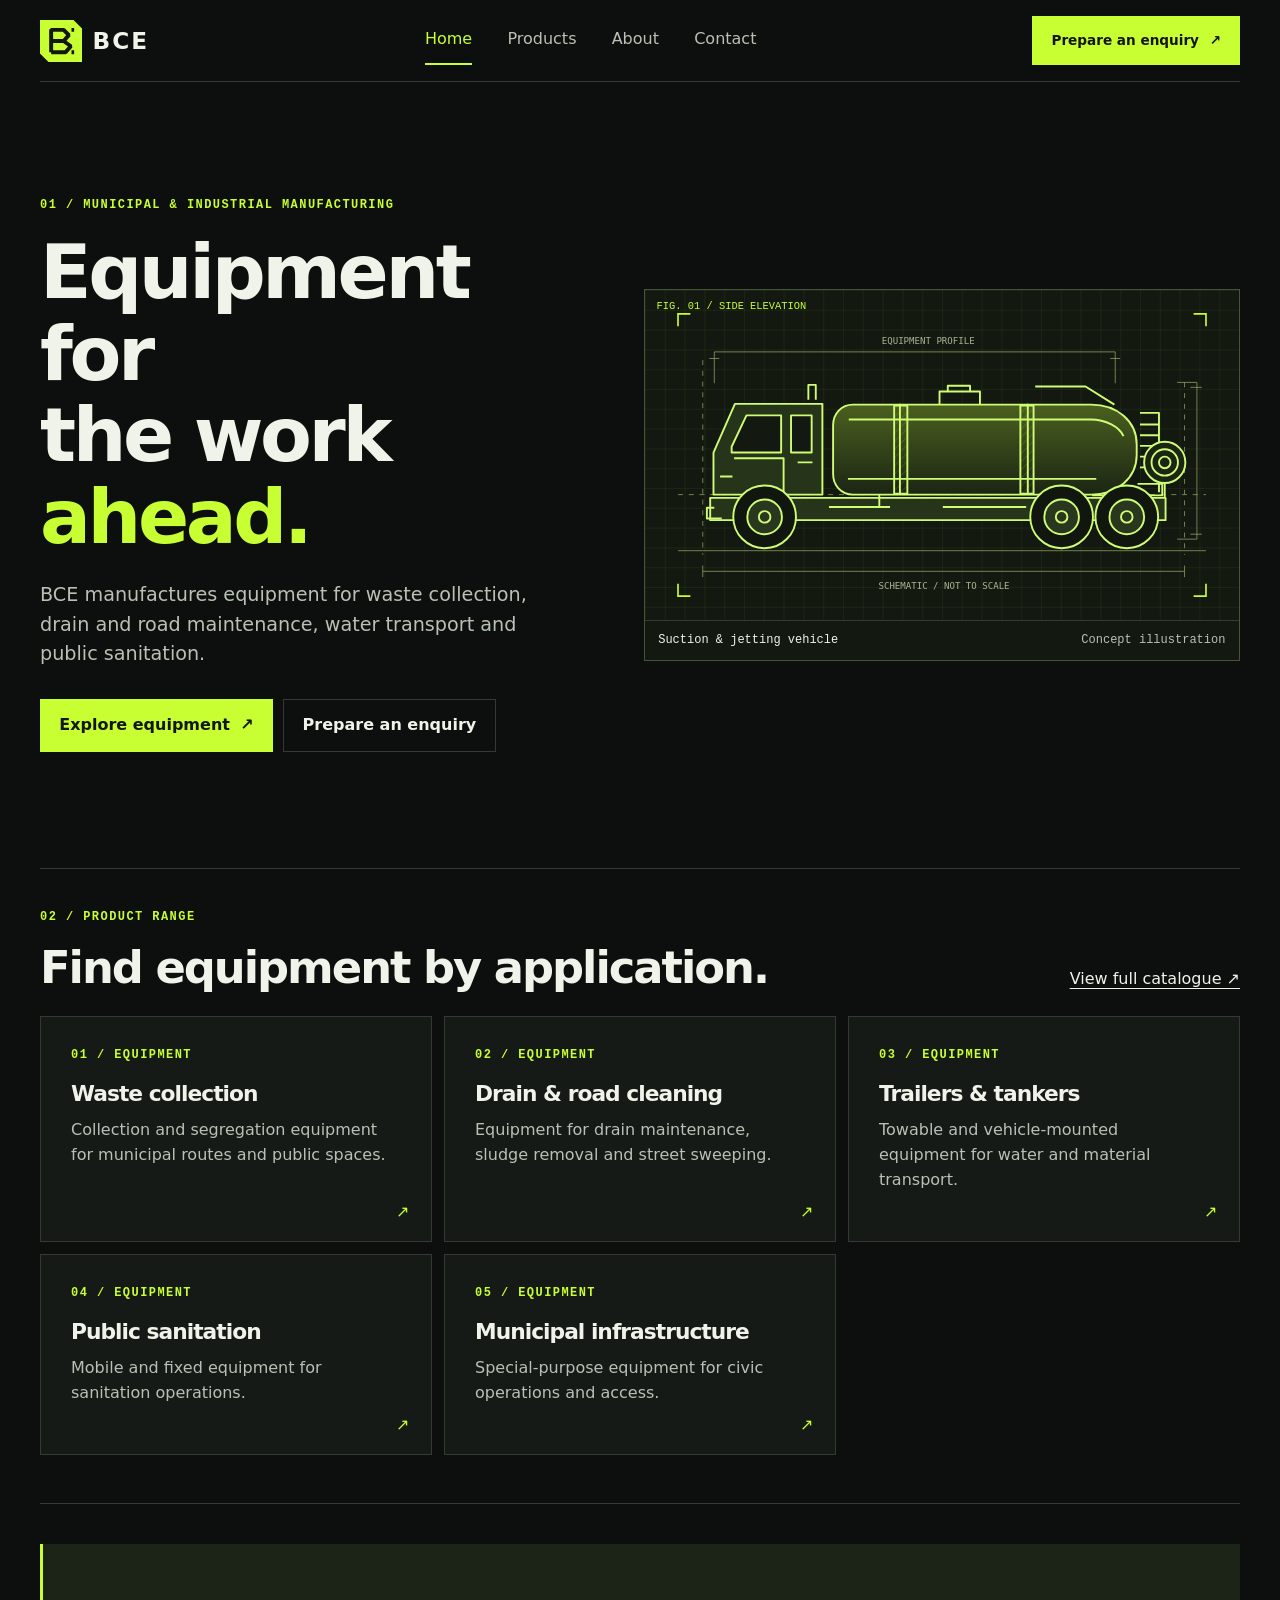
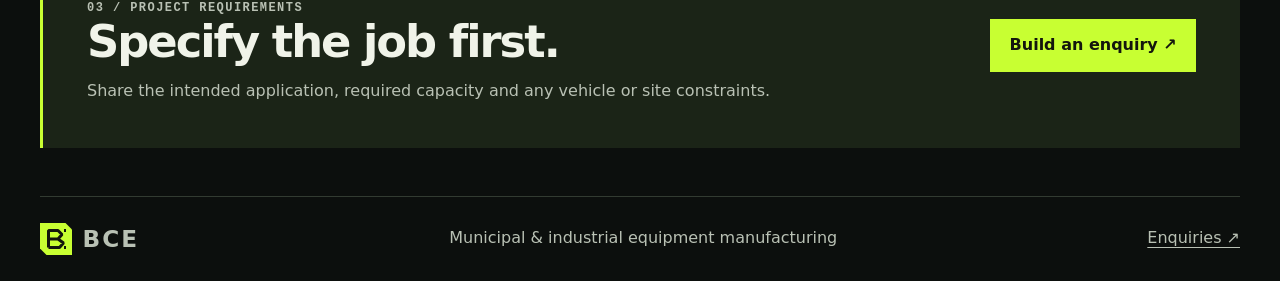
<file: index.html>
<!doctype html>
<html lang="en">
<head>
<meta charset="utf-8">
<meta name="viewport" content="width=device-width, initial-scale=1">
<meta name="description" content="Explore BCE equipment for waste collection, drain and road cleaning, transport, sanitation and municipal infrastructure.">
<meta name="robots" content="noindex,nofollow">
<title>Municipal and Industrial Equipment Manufacturer | BCE</title>
<link rel="icon" href="logo.svg" type="image/svg+xml">
<link rel="stylesheet" href="site.css">
<script src="site.js" defer></script>
</head>
<body>
<a class="skip" href="#main">Skip to content</a>
<header class="shell header"><a class="brand" href="index.html"><img src="logo.svg" width="42" height="42" alt=""><strong>BCE</strong></a><nav aria-label="Main navigation"><a href="index.html" aria-current="page">Home</a><a href="products.html">Products</a><a href="about.html">About</a><a href="contact.html">Contact</a></nav><a class="button small header-cta" href="contact.html">Prepare an enquiry <span aria-hidden="true">↗</span></a></header>
<main id="main">
<section class="shell hero">
<div class="hero-copy"><p class="eyebrow">01 / MUNICIPAL &amp; INDUSTRIAL MANUFACTURING</p>
<h1>Equipment for<br>the work <em>ahead.</em></h1>
<p class="lede">BCE manufactures equipment for waste collection, drain and road maintenance, water transport and public sanitation.</p>
<div class="actions"><a class="button" href="products.html">Explore equipment <span aria-hidden="true">↗</span></a><a class="button outline" href="contact.html">Prepare an enquiry</a></div>
</div>
<figure class="blueprint"><span class="drawing-id" aria-hidden="true">FIG. 01 / SIDE ELEVATION</span><img src="equipment.svg" alt="Illustrated side elevation of a truck-mounted tank with a rear hose reel" width="720" height="400"><figcaption>Suction &amp; jetting vehicle <span>Concept illustration</span></figcaption></figure>
</section>
<section class="shell section"><div class="section-head"><div><p class="eyebrow">02 / PRODUCT RANGE</p><h2>Find equipment by application.</h2></div><a href="products.html">View full catalogue ↗</a></div><div class="grid"><a class="tile" href="products.html#waste"><span class="eyebrow">01 / EQUIPMENT</span><h3>Waste collection</h3><p>Collection and segregation equipment for municipal routes and public spaces.</p><span class="arrow" aria-hidden="true">↗</span></a><a class="tile" href="products.html#cleaning"><span class="eyebrow">02 / EQUIPMENT</span><h3>Drain &amp; road cleaning</h3><p>Equipment for drain maintenance, sludge removal and street sweeping.</p><span class="arrow" aria-hidden="true">↗</span></a><a class="tile" href="products.html#transport"><span class="eyebrow">03 / EQUIPMENT</span><h3>Trailers &amp; tankers</h3><p>Towable and vehicle-mounted equipment for water and material transport.</p><span class="arrow" aria-hidden="true">↗</span></a><a class="tile" href="products.html#sanitation"><span class="eyebrow">04 / EQUIPMENT</span><h3>Public sanitation</h3><p>Mobile and fixed equipment for sanitation operations.</p><span class="arrow" aria-hidden="true">↗</span></a><a class="tile" href="products.html#infrastructure"><span class="eyebrow">05 / EQUIPMENT</span><h3>Municipal infrastructure</h3><p>Special-purpose equipment for civic operations and access.</p><span class="arrow" aria-hidden="true">↗</span></a></div></section>
<section class="shell section"><div class="band"><div><p class="eyebrow">03 / PROJECT REQUIREMENTS</p><h2>Specify the job first.</h2><p>Share the intended application, required capacity and any vehicle or site constraints.</p></div><a class="button" href="contact.html">Build an enquiry ↗</a></div></section></main>
<footer class="shell footer"><a class="brand" href="index.html"><img src="logo.svg" width="32" height="32" alt=""><strong>BCE</strong></a><p>Municipal &amp; industrial equipment manufacturing</p><a href="contact.html">Enquiries ↗</a></footer>
</body>
</html>
</file>
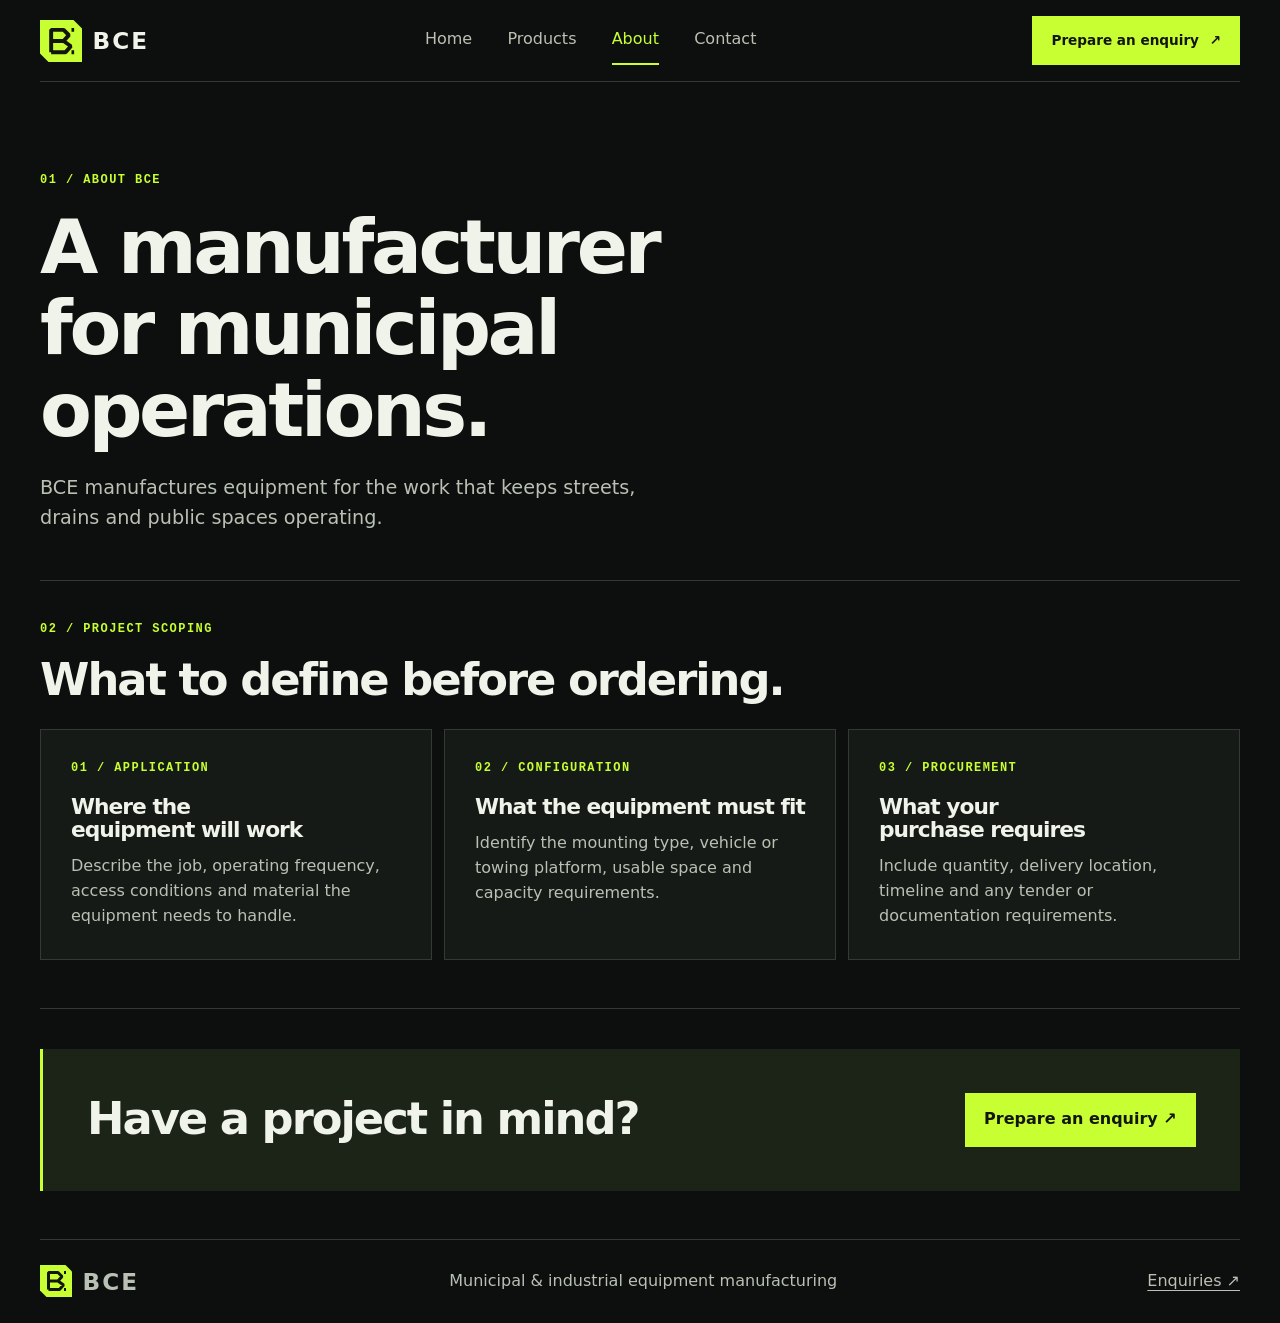
<file: about.html>
<!doctype html>
<html lang="en">
<head>
<meta charset="utf-8">
<meta name="viewport" content="width=device-width, initial-scale=1">
<meta name="description" content="Learn about BCE’s municipal and industrial equipment range and the information needed to scope a project.">
<meta name="robots" content="noindex,nofollow">
<title>About the Manufacturer | BCE</title>
<link rel="icon" href="logo.svg" type="image/svg+xml">
<link rel="stylesheet" href="site.css">
<script src="site.js" defer></script>
</head>
<body>
<a class="skip" href="#main">Skip to content</a>
<header class="shell header"><a class="brand" href="index.html"><img src="logo.svg" width="42" height="42" alt=""><strong>BCE</strong></a><nav aria-label="Main navigation"><a href="index.html">Home</a><a href="products.html">Products</a><a href="about.html" aria-current="page">About</a><a href="contact.html">Contact</a></nav><a class="button small header-cta" href="contact.html">Prepare an enquiry <span aria-hidden="true">↗</span></a></header>
<main id="main"><section class="shell intro"><p class="eyebrow">01 / ABOUT BCE</p><h1>A manufacturer for municipal operations.</h1><p class="lede">BCE manufactures equipment for the work that keeps streets, drains and public spaces operating.</p></section>
<section class="shell section"><div class="section-head"><div><p class="eyebrow">02 / PROJECT SCOPING</p><h2>What to define before ordering.</h2></div></div><div class="grid">
<article class="tile"><span class="eyebrow">01 / APPLICATION</span><h3>Where the equipment will work</h3><p>Describe the job, operating frequency, access conditions and material the equipment needs to handle.</p></article>
<article class="tile"><span class="eyebrow">02 / CONFIGURATION</span><h3>What the equipment must fit</h3><p>Identify the mounting type, vehicle or towing platform, usable space and capacity requirements.</p></article>
<article class="tile"><span class="eyebrow">03 / PROCUREMENT</span><h3>What your purchase requires</h3><p>Include quantity, delivery location, timeline and any tender or documentation requirements.</p></article>
</div></section><section class="shell section"><div class="band"><h2>Have a project in mind?</h2><a class="button" href="contact.html">Prepare an enquiry ↗</a></div></section></main>
<footer class="shell footer"><a class="brand" href="index.html"><img src="logo.svg" width="32" height="32" alt=""><strong>BCE</strong></a><p>Municipal &amp; industrial equipment manufacturing</p><a href="contact.html">Enquiries ↗</a></footer>
</body>
</html>
</file>
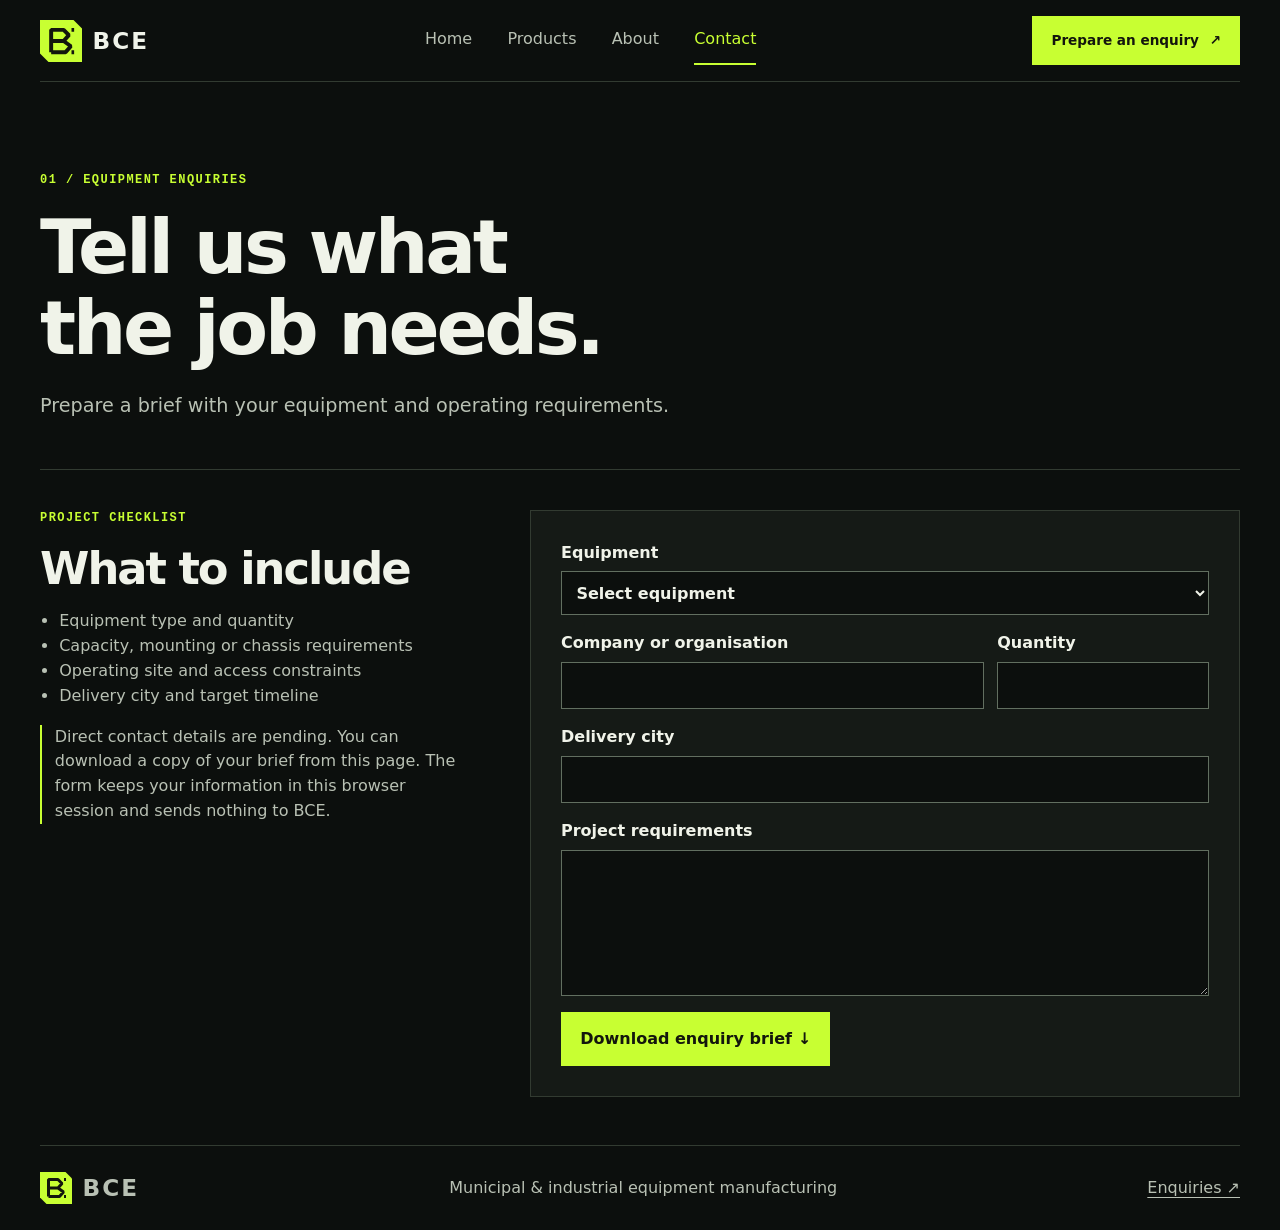
<file: contact.html>
<!doctype html>
<html lang="en">
<head>
<meta charset="utf-8">
<meta name="viewport" content="width=device-width, initial-scale=1">
<meta name="description" content="Prepare a BCE equipment enquiry with your product, quantity, application and project requirements.">
<meta name="robots" content="noindex,nofollow">
<title>Contact and Equipment Enquiries | BCE</title>
<link rel="icon" href="logo.svg" type="image/svg+xml">
<link rel="stylesheet" href="site.css">
<script src="site.js" defer></script>
</head>
<body>
<a class="skip" href="#main">Skip to content</a>
<header class="shell header"><a class="brand" href="index.html"><img src="logo.svg" width="42" height="42" alt=""><strong>BCE</strong></a><nav aria-label="Main navigation"><a href="index.html">Home</a><a href="products.html">Products</a><a href="about.html">About</a><a href="contact.html" aria-current="page">Contact</a></nav><a class="button small header-cta" href="contact.html">Prepare an enquiry <span aria-hidden="true">↗</span></a></header>
<main id="main"><section class="shell intro"><p class="eyebrow">01 / EQUIPMENT ENQUIRIES</p><h1>Tell us what the job needs.</h1><p class="lede">Prepare a brief with your equipment and operating requirements.</p></section>
<section class="shell contact-layout section">
<aside><p class="eyebrow">PROJECT CHECKLIST</p><h2>What to include</h2><ul><li>Equipment type and quantity</li><li>Capacity, mounting or chassis requirements</li><li>Operating site and access constraints</li><li>Delivery city and target timeline</li></ul><p class="note">Direct contact details are pending. You can download a copy of your brief from this page. The form keeps your information in this browser session and sends nothing to BCE.</p></aside>
<form id="enquiry" class="tile">
<label>Equipment<select name="equipment" required><option value="">Select equipment</option><optgroup label="Waste collection"><option>Hopper tipper dumper</option><option>Bin-lifter collection truck</option><option>Three-wheeler waste collection vehicle</option><option>Manual waste collection handcart</option><option>Stainless-steel litter bins</option><option>Lidded plastic waste bins</option><option>Twin-compartment segregation bins</option><option>Bulk municipal waste bins</option></optgroup><optgroup label="Drain &amp; road cleaning"><option>Trailer-mounted suction machine</option><option>Suction and jetting machine</option><option>Trailer-mounted road sweeper</option></optgroup><optgroup label="Trailers &amp; tankers"><option>Agricultural trailer</option><option>Trailer-mounted tanker</option><option>Vehicle-mounted water tanker</option></optgroup><optgroup label="Public sanitation"><option>Stainless-steel sanitation cabins</option><option>Mobile toilet unit</option><option>Vehicle-mounted sanitizing sprayer</option></optgroup><optgroup label="Municipal infrastructure"><option>Cattle catcher vehicle</option><option>Municipal signboards</option><option>Truck-mounted hydraulic access platform</option></optgroup><option>Other or multiple products</option></select></label>
<div class="form-row"><label>Company or organisation<input name="company" autocomplete="organization" maxlength="120" required></label><label>Quantity<input name="quantity" type="number" min="1" max="100000" step="1" required></label></div>
<label>Delivery city<input name="city" autocomplete="address-level2" maxlength="100"></label>
<label>Project requirements<textarea name="requirements" rows="5" maxlength="2500" required></textarea></label>
<button class="button" type="submit" hidden>Download enquiry brief ↓</button><p id="form-status" role="status"></p>
<noscript><p>Enable JavaScript to download your brief.</p></noscript>
</form></section></main>
<footer class="shell footer"><a class="brand" href="index.html"><img src="logo.svg" width="32" height="32" alt=""><strong>BCE</strong></a><p>Municipal &amp; industrial equipment manufacturing</p><a href="contact.html">Enquiries ↗</a></footer>
</body>
</html>
</file>
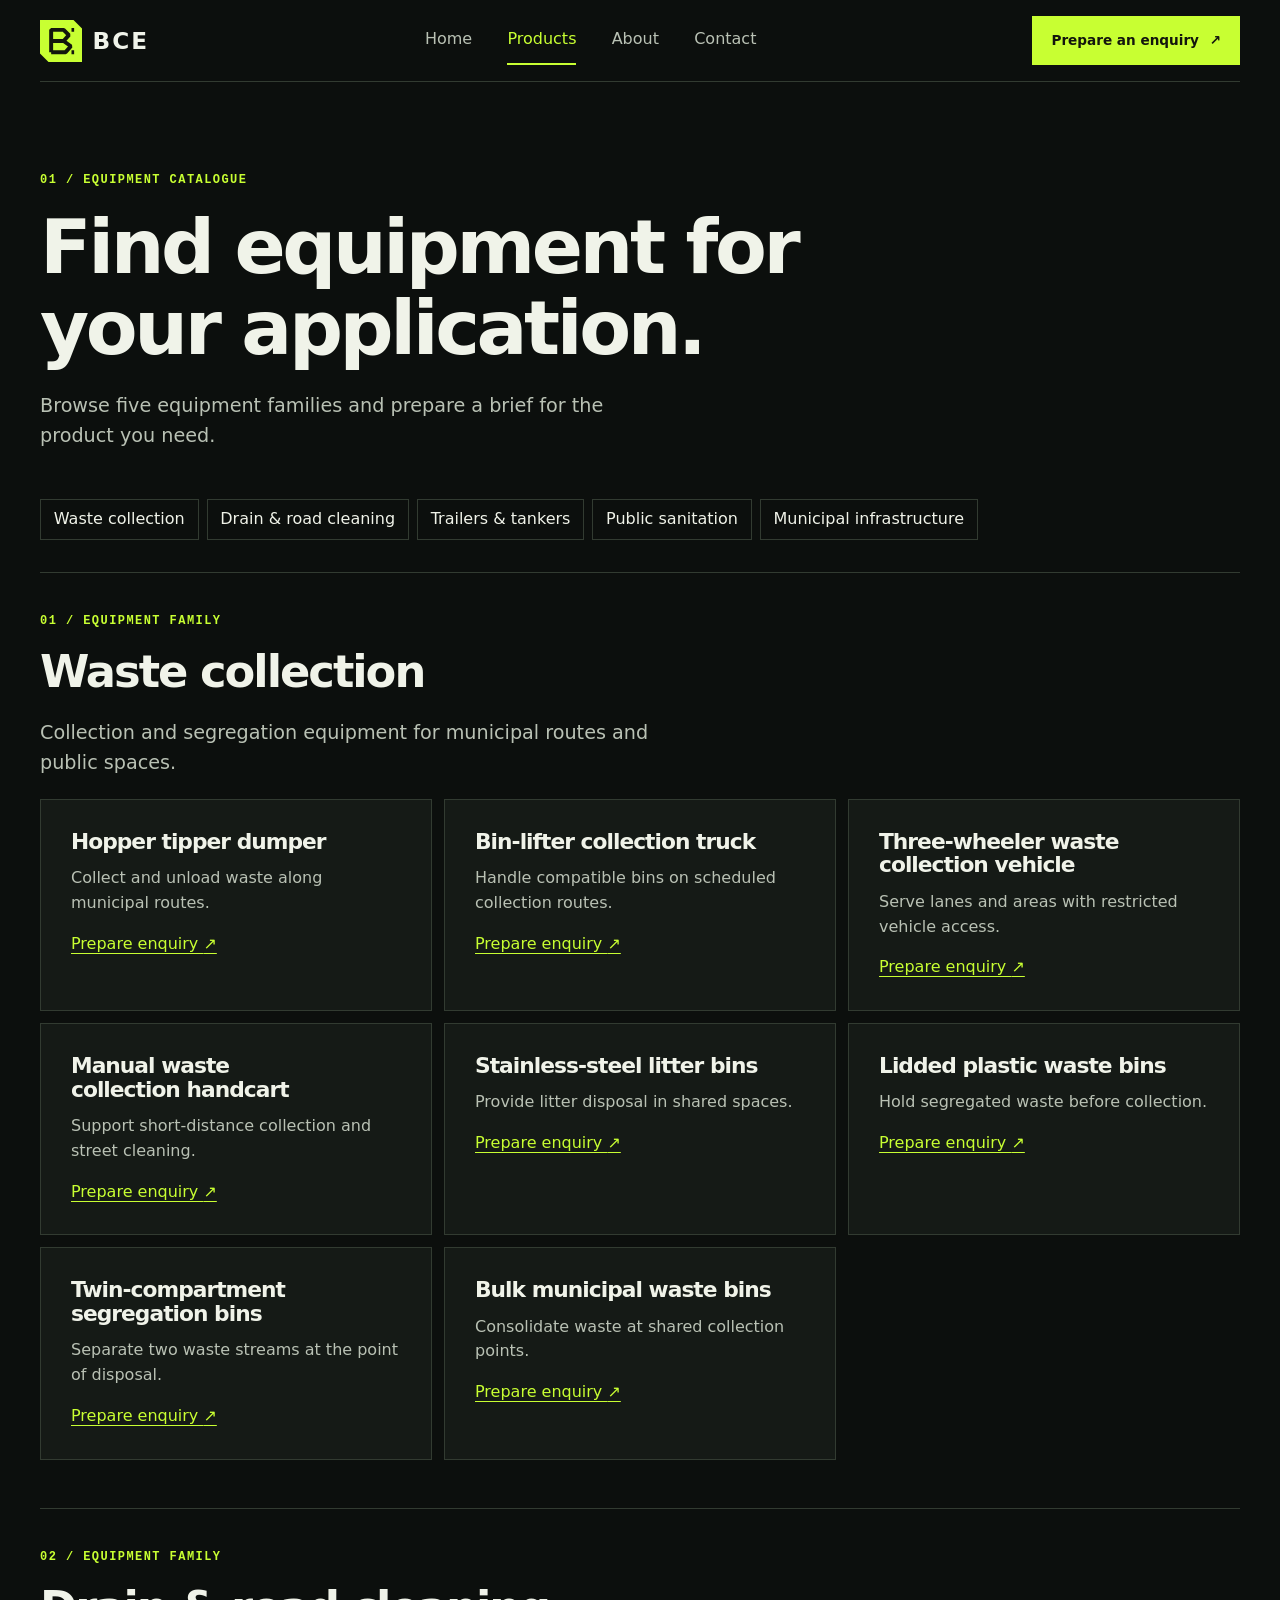
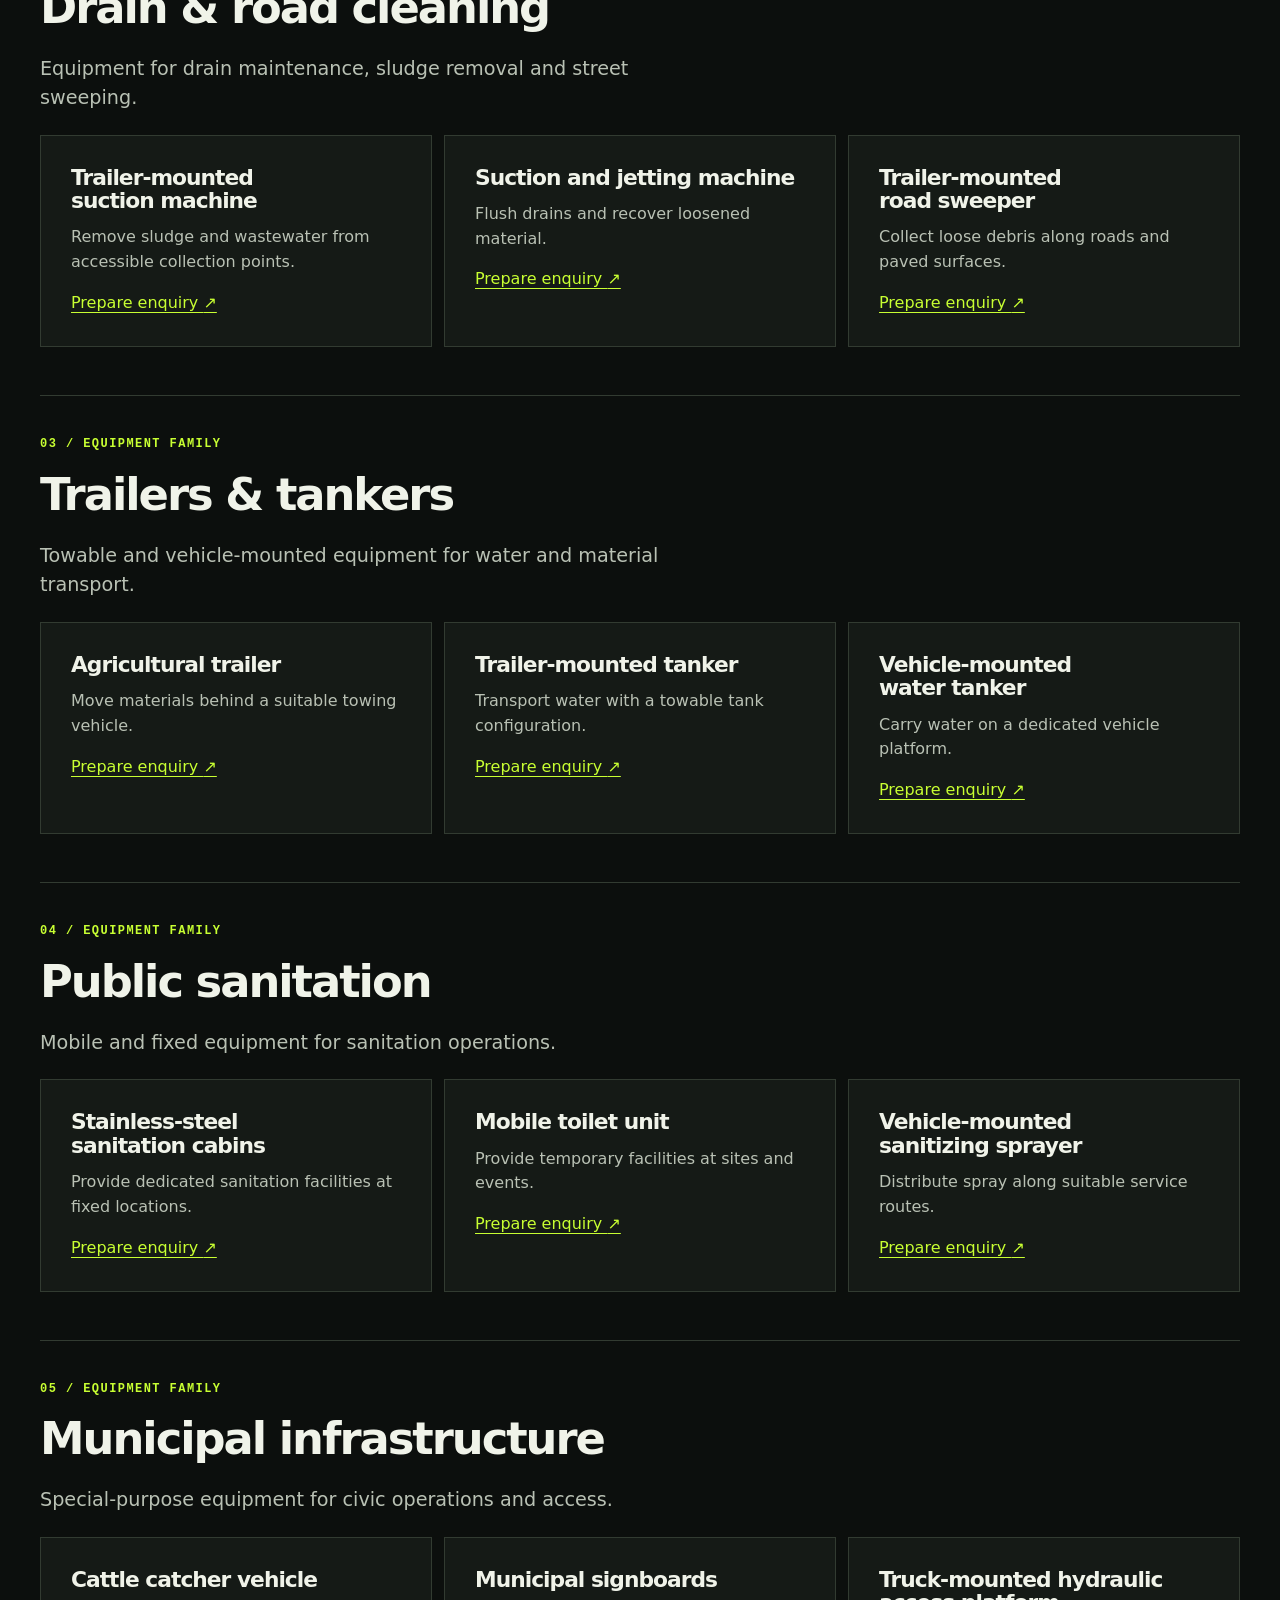
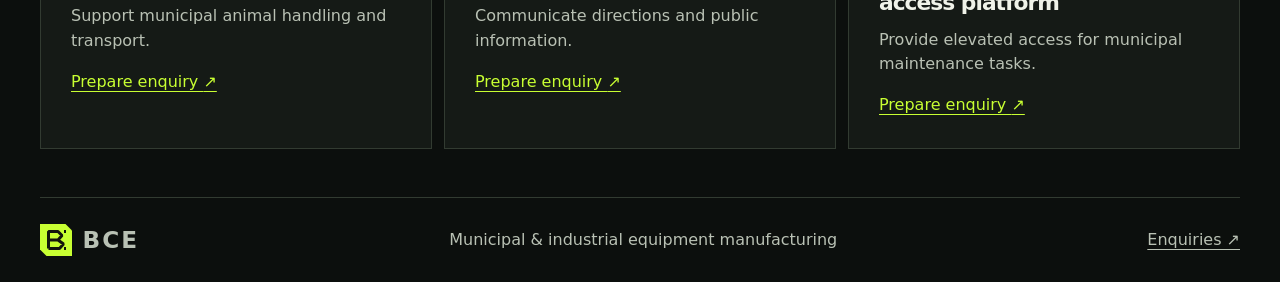
<file: products.html>
<!doctype html>
<html lang="en">
<head>
<meta charset="utf-8">
<meta name="viewport" content="width=device-width, initial-scale=1">
<meta name="description" content="Browse BCE municipal equipment by application and prepare a product-specific enquiry.">
<meta name="robots" content="noindex,nofollow">
<title>Equipment Catalogue | BCE</title>
<link rel="icon" href="logo.svg" type="image/svg+xml">
<link rel="stylesheet" href="site.css">
<script src="site.js" defer></script>
</head>
<body>
<a class="skip" href="#main">Skip to content</a>
<header class="shell header"><a class="brand" href="index.html"><img src="logo.svg" width="42" height="42" alt=""><strong>BCE</strong></a><nav aria-label="Main navigation"><a href="index.html">Home</a><a href="products.html" aria-current="page">Products</a><a href="about.html">About</a><a href="contact.html">Contact</a></nav><a class="button small header-cta" href="contact.html">Prepare an enquiry <span aria-hidden="true">↗</span></a></header>
<main id="main"><section class="shell intro"><p class="eyebrow">01 / EQUIPMENT CATALOGUE</p><h1>Find equipment for your application.</h1><p class="lede">Browse five equipment families and prepare a brief for the product you need.</p></section><nav class="shell jumps" aria-label="Equipment categories"><a href="#waste">Waste collection</a><a href="#cleaning">Drain &amp; road cleaning</a><a href="#transport">Trailers &amp; tankers</a><a href="#sanitation">Public sanitation</a><a href="#infrastructure">Municipal infrastructure</a></nav><section class="shell section category" id="waste"><p class="eyebrow">01 / EQUIPMENT FAMILY</p><h2>Waste collection</h2><p class="lede">Collection and segregation equipment for municipal routes and public spaces.</p><div class="grid"><article class="tile"><h3>Hopper tipper dumper</h3><p>Collect and unload waste along municipal routes.</p><a href="contact.html?product=Hopper%20tipper%20dumper">Prepare enquiry <span aria-hidden="true">↗</span><span class="sr-only"> for Hopper tipper dumper</span></a></article><article class="tile"><h3>Bin-lifter collection truck</h3><p>Handle compatible bins on scheduled collection routes.</p><a href="contact.html?product=Bin-lifter%20collection%20truck">Prepare enquiry <span aria-hidden="true">↗</span><span class="sr-only"> for Bin-lifter collection truck</span></a></article><article class="tile"><h3>Three-wheeler waste collection vehicle</h3><p>Serve lanes and areas with restricted vehicle access.</p><a href="contact.html?product=Three-wheeler%20waste%20collection%20vehicle">Prepare enquiry <span aria-hidden="true">↗</span><span class="sr-only"> for Three-wheeler waste collection vehicle</span></a></article><article class="tile"><h3>Manual waste collection handcart</h3><p>Support short-distance collection and street cleaning.</p><a href="contact.html?product=Manual%20waste%20collection%20handcart">Prepare enquiry <span aria-hidden="true">↗</span><span class="sr-only"> for Manual waste collection handcart</span></a></article><article class="tile"><h3>Stainless-steel litter bins</h3><p>Provide litter disposal in shared spaces.</p><a href="contact.html?product=Stainless-steel%20litter%20bins">Prepare enquiry <span aria-hidden="true">↗</span><span class="sr-only"> for Stainless-steel litter bins</span></a></article><article class="tile"><h3>Lidded plastic waste bins</h3><p>Hold segregated waste before collection.</p><a href="contact.html?product=Lidded%20plastic%20waste%20bins">Prepare enquiry <span aria-hidden="true">↗</span><span class="sr-only"> for Lidded plastic waste bins</span></a></article><article class="tile"><h3>Twin-compartment segregation bins</h3><p>Separate two waste streams at the point of disposal.</p><a href="contact.html?product=Twin-compartment%20segregation%20bins">Prepare enquiry <span aria-hidden="true">↗</span><span class="sr-only"> for Twin-compartment segregation bins</span></a></article><article class="tile"><h3>Bulk municipal waste bins</h3><p>Consolidate waste at shared collection points.</p><a href="contact.html?product=Bulk%20municipal%20waste%20bins">Prepare enquiry <span aria-hidden="true">↗</span><span class="sr-only"> for Bulk municipal waste bins</span></a></article></div></section><section class="shell section category" id="cleaning"><p class="eyebrow">02 / EQUIPMENT FAMILY</p><h2>Drain &amp; road cleaning</h2><p class="lede">Equipment for drain maintenance, sludge removal and street sweeping.</p><div class="grid"><article class="tile"><h3>Trailer-mounted suction machine</h3><p>Remove sludge and wastewater from accessible collection points.</p><a href="contact.html?product=Trailer-mounted%20suction%20machine">Prepare enquiry <span aria-hidden="true">↗</span><span class="sr-only"> for Trailer-mounted suction machine</span></a></article><article class="tile"><h3>Suction and jetting machine</h3><p>Flush drains and recover loosened material.</p><a href="contact.html?product=Suction%20and%20jetting%20machine">Prepare enquiry <span aria-hidden="true">↗</span><span class="sr-only"> for Suction and jetting machine</span></a></article><article class="tile"><h3>Trailer-mounted road sweeper</h3><p>Collect loose debris along roads and paved surfaces.</p><a href="contact.html?product=Trailer-mounted%20road%20sweeper">Prepare enquiry <span aria-hidden="true">↗</span><span class="sr-only"> for Trailer-mounted road sweeper</span></a></article></div></section><section class="shell section category" id="transport"><p class="eyebrow">03 / EQUIPMENT FAMILY</p><h2>Trailers &amp; tankers</h2><p class="lede">Towable and vehicle-mounted equipment for water and material transport.</p><div class="grid"><article class="tile"><h3>Agricultural trailer</h3><p>Move materials behind a suitable towing vehicle.</p><a href="contact.html?product=Agricultural%20trailer">Prepare enquiry <span aria-hidden="true">↗</span><span class="sr-only"> for Agricultural trailer</span></a></article><article class="tile"><h3>Trailer-mounted tanker</h3><p>Transport water with a towable tank configuration.</p><a href="contact.html?product=Trailer-mounted%20tanker">Prepare enquiry <span aria-hidden="true">↗</span><span class="sr-only"> for Trailer-mounted tanker</span></a></article><article class="tile"><h3>Vehicle-mounted water tanker</h3><p>Carry water on a dedicated vehicle platform.</p><a href="contact.html?product=Vehicle-mounted%20water%20tanker">Prepare enquiry <span aria-hidden="true">↗</span><span class="sr-only"> for Vehicle-mounted water tanker</span></a></article></div></section><section class="shell section category" id="sanitation"><p class="eyebrow">04 / EQUIPMENT FAMILY</p><h2>Public sanitation</h2><p class="lede">Mobile and fixed equipment for sanitation operations.</p><div class="grid"><article class="tile"><h3>Stainless-steel sanitation cabins</h3><p>Provide dedicated sanitation facilities at fixed locations.</p><a href="contact.html?product=Stainless-steel%20sanitation%20cabins">Prepare enquiry <span aria-hidden="true">↗</span><span class="sr-only"> for Stainless-steel sanitation cabins</span></a></article><article class="tile"><h3>Mobile toilet unit</h3><p>Provide temporary facilities at sites and events.</p><a href="contact.html?product=Mobile%20toilet%20unit">Prepare enquiry <span aria-hidden="true">↗</span><span class="sr-only"> for Mobile toilet unit</span></a></article><article class="tile"><h3>Vehicle-mounted sanitizing sprayer</h3><p>Distribute spray along suitable service routes.</p><a href="contact.html?product=Vehicle-mounted%20sanitizing%20sprayer">Prepare enquiry <span aria-hidden="true">↗</span><span class="sr-only"> for Vehicle-mounted sanitizing sprayer</span></a></article></div></section><section class="shell section category" id="infrastructure"><p class="eyebrow">05 / EQUIPMENT FAMILY</p><h2>Municipal infrastructure</h2><p class="lede">Special-purpose equipment for civic operations and access.</p><div class="grid"><article class="tile"><h3>Cattle catcher vehicle</h3><p>Support municipal animal handling and transport.</p><a href="contact.html?product=Cattle%20catcher%20vehicle">Prepare enquiry <span aria-hidden="true">↗</span><span class="sr-only"> for Cattle catcher vehicle</span></a></article><article class="tile"><h3>Municipal signboards</h3><p>Communicate directions and public information.</p><a href="contact.html?product=Municipal%20signboards">Prepare enquiry <span aria-hidden="true">↗</span><span class="sr-only"> for Municipal signboards</span></a></article><article class="tile"><h3>Truck-mounted hydraulic access platform</h3><p>Provide elevated access for municipal maintenance tasks.</p><a href="contact.html?product=Truck-mounted%20hydraulic%20access%20platform">Prepare enquiry <span aria-hidden="true">↗</span><span class="sr-only"> for Truck-mounted hydraulic access platform</span></a></article></div></section></main>
<footer class="shell footer"><a class="brand" href="index.html"><img src="logo.svg" width="32" height="32" alt=""><strong>BCE</strong></a><p>Municipal &amp; industrial equipment manufacturing</p><a href="contact.html">Enquiries ↗</a></footer>
</body>
</html>
</file>
<file: site.css>
:root {
  color-scheme: dark;
  --ink: #0c0f0d;
  --panel: #151a16;
  --line: #323b31;
  --text: #f0f3e9;
  --muted: #b9c1b4;
  --lime: #c8ff32;
  --mono: ui-monospace, Consolas, monospace;
  font: 16px/1.55 system-ui, sans-serif;
}
* { box-sizing: border-box; }
[hidden] { display: none !important; }
body { margin: 0; background: var(--ink); color: var(--text); }
a { color: inherit; text-underline-offset: .24em; }
a:hover { color: var(--lime); }
:focus-visible { outline: 2px solid var(--lime); outline-offset: 5px; }
.shell { width: min(1260px, calc(100% - 80px)); margin-inline: auto; }
.skip { position: absolute; top: 8px; left: 8px; padding: .75rem; background: var(--ink); transform: translateY(-150%); z-index: 2; }
.skip:focus { transform: translateY(0); }
.sr-only { position: absolute; width: 1px; height: 1px; overflow: hidden; clip-path: inset(50%); white-space: nowrap; }
.header { min-height: 82px; display: flex; align-items: center; justify-content: space-between; gap: 18px; border-bottom: 1px solid var(--line); }
.brand { display: inline-flex; align-items: center; gap: .65rem; text-decoration: none; font-size: 1.45rem; letter-spacing: .09em; }
.brand img { display: block; }
.header nav { display: flex; flex-wrap: wrap; gap: clamp(.85rem, 3vw, 2.2rem); }
.header nav a { text-decoration: none; padding-block: .7rem; color: var(--muted); }
.header nav a:hover, .header nav a[aria-current] { color: var(--lime); }
.header nav a[aria-current] { border-bottom: 2px solid var(--lime); }
.button { display: inline-flex; align-items: center; justify-content: center; gap: .65rem; padding: .84rem 1.14rem; background: var(--lime); border: 1px solid var(--lime); color: #13160d; text-decoration: none; font: inherit; font-weight: 760; cursor: pointer; }
.button:hover { background: #e1ff94; color: #13160d; }
.button.outline { background: transparent; color: var(--text); border-color: var(--line); }
.button.outline:hover { color: var(--lime); border-color: var(--lime); }
.button.small { font-size: .85rem; }
.hero { display: grid; grid-template-columns: .95fr 1.05fr; align-items: center; gap: clamp(24px, 5vw, 80px); padding-block: clamp(64px, 9vw, 126px); }
.eyebrow { font: 600 .75rem/1.45 var(--mono); letter-spacing: .12em; color: var(--lime); margin: 0 0 1.1rem; }
h1, h2, h3 { margin: 0; line-height: 1.08; letter-spacing: -.045em; text-wrap: balance; }
h1 { font-size: clamp(2.7rem, 5.9vw, 6.15rem); }
h2 { font-size: clamp(1.9rem, 3.5vw, 3.55rem); }
h3 { font-size: 1.36rem; }
em { color: var(--lime); font-style: normal; }
.lede { color: var(--muted); font-size: clamp(1.02rem, 1.5vw, 1.22rem); max-width: 52ch; margin-block: 1.35rem 0; }
.actions { display: flex; gap: .65rem; flex-wrap: wrap; margin-top: 1.85rem; }
.blueprint { margin: 0; background: #131911; border: 1px solid #46543a; position: relative; }
.blueprint img { display: block; width: 100%; height: auto; }
.drawing-id { position: absolute; top: .65rem; left: .75rem; color: var(--lime); font: .65rem var(--mono); }
figcaption { display: flex; flex-wrap: wrap; gap: .3rem 1rem; justify-content: space-between; border-top: 1px solid var(--line); padding: .7rem .85rem; font: .75rem/1.4 var(--mono); }
figcaption span { color: var(--muted); }
.intro { padding-block: clamp(56px, 7vw, 100px) 3rem; }
.intro h1 { max-width: 16ch; }
.section { padding-block: 2.5rem 3rem; border-top: 1px solid var(--line); }
.section-head { display: flex; justify-content: space-between; align-items: end; gap: 1.2rem; flex-wrap: wrap; margin-bottom: 1.5rem; }
.grid { display: grid; grid-template-columns: repeat(3,minmax(0,1fr)); gap: 12px; }
.tile { display: block; padding: clamp(18px,3vw,30px); border: 1px solid var(--line); background: var(--panel); min-width: 0; }
a.tile { position: relative; padding-bottom: 3rem; text-decoration: none; transition: border-color .2s, background-color .2s; }
a.tile:hover { border-color: var(--lime); background: #1b2417; }
.tile .eyebrow { display: block; }
.tile p, .band p { color: var(--muted); margin: .8rem 0 0; }
.tile a { display: inline-block; margin-top: 1rem; color: var(--lime); }
.arrow { position: absolute; bottom: 1rem; right: 1.35rem; color: var(--lime); }
.band { display: flex; align-items: center; justify-content: space-between; flex-wrap: wrap; gap: 1.5rem; background: #1b2417; border-left: 3px solid var(--lime); padding: clamp(20px, 4vw, 44px); }
.jumps { display: flex; flex-wrap: wrap; gap: .5rem; padding-bottom: 2rem; }
.jumps a { border: 1px solid var(--line); padding: .45rem .8rem; text-decoration: none; }
.category .grid { margin-top: 1.35rem; }
.contact-layout { display: grid; grid-template-columns: .75fr 1.25fr; gap: clamp(22px,5vw,68px); }
.contact-layout ul { padding-left: 1.2rem; color: var(--muted); }
.note { border-left: 2px solid var(--lime); padding-left: .8rem; max-width: 43ch; color: var(--muted); }
form label { display: grid; gap: .35rem; margin-bottom: 1rem; font-weight: 650; }
input, select, textarea { min-width: 0; width: 100%; border: 1px solid #626f60; background: var(--ink); color: var(--text); padding: .65rem; border-radius: 0; font: inherit; }
textarea { resize: vertical; }
.form-row { display: grid; grid-template-columns: 2fr 1fr; gap: .8rem; }
#form-status:empty { display: none; }
.footer { border-top: 1px solid var(--line); display: flex; gap: 1.2rem; justify-content: space-between; align-items: center; flex-wrap: wrap; padding-block: 1.5rem; color: var(--muted); }
.footer p { margin: 0; }
@media (max-width: 900px) {
  .shell { width: calc(100% - 44px); }
  .hero { grid-template-columns: 1fr; }
  .blueprint { max-width: 720px; }
  .grid { grid-template-columns: repeat(2,minmax(0,1fr)); }
  .header-cta { display: none; }
}
@media (max-width: 560px) {
  .shell { width: calc(100% - 32px); }
  .header { flex-wrap: wrap; gap: .3rem 1rem; padding-top: .8rem; }
  .header nav { width: 100%; justify-content: space-between; gap: .45rem; }
  .grid, .contact-layout, .form-row { grid-template-columns: 1fr; }
  .form-row { gap: 0; }
  .hero { padding-block: 48px; }
}
@media (prefers-reduced-motion: reduce) {
  *, *::before, *::after { transition: none !important; }
}
</file>
